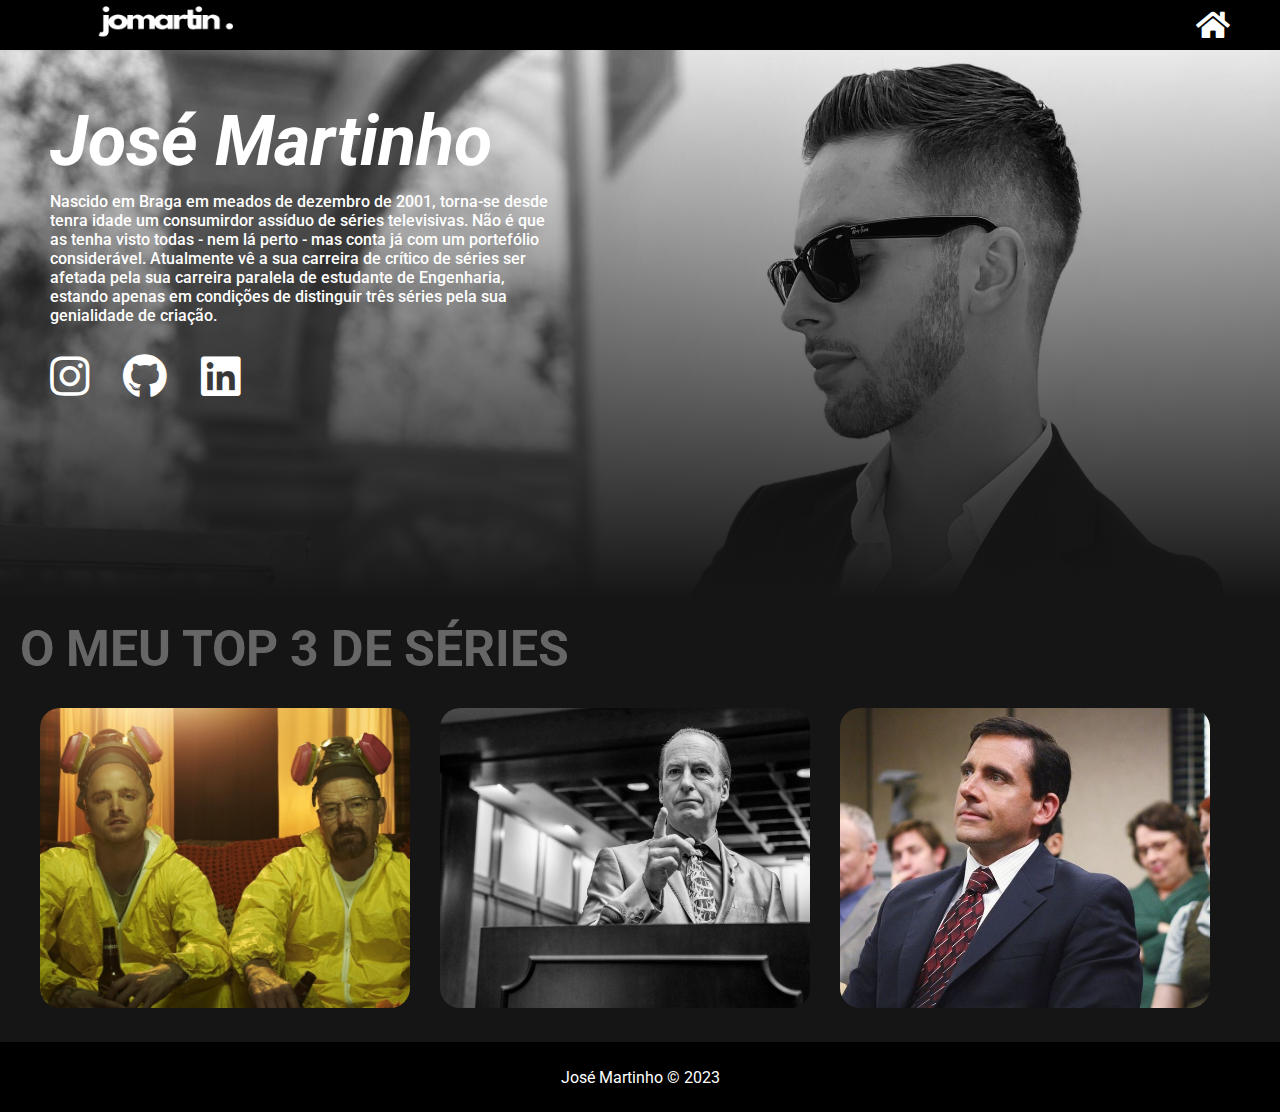
<file: index.html>
<!DOCTYPE html>
<html lang="en">
  <head>
    <meta charset="UTF-8" />
    <meta http-equiv="X-UA-Compatible" content="IE=edge" />
    <meta name="viewport" content="width=device-width, initial-scale=1.0" />
    <link rel="stylesheet" href="style.css" />
    <link
      href="https://fonts.googleapis.com/css2?family=Roboto:wght@100;300;400;500;700;900&family=Sen:wght@400;700;800&display=swap"
      rel="stylesheet"
    />
    <link
      rel="stylesheet"
      href="https://cdnjs.cloudflare.com/ajax/libs/font-awesome/5.15.2/css/all.min.css"
    />

    <link rel="icon" href="fotos/jlogo.png" />

    <title>jomartin.</title>
  </head>

  <body>
    <div class="topbar">
      <div class="topbar-container">
        <div class="logo-container">
          <img class="topbar-logo" src="fotos/jomartin.png" alt="logo" />
        </div>
        <div class="navigation-container">
          <a href="index.html">
            <i class="fas fa-home" style="color: white; font-size: 30px"></i>
          </a>
        </div>
      </div>
    </div>

    <div class="container">
      <div class="content-container">
        <div
          class="cover-content"
          style="
            background: linear-gradient(to bottom, rgba(0, 0, 0, 0), #151515),
              url('fotos/capa2.jpg');
            background-size: cover;
          "
        >
          <h1 class="cover-title">José Martinho</h1>
          <p class="cover-desc">
            Nascido em Braga em meados de dezembro de 2001, torna-se desde tenra
            idade um consumirdor assíduo de séries televisivas. Não é que as
            tenha visto todas - nem lá perto - mas conta já com um portefólio
            considerável. Atualmente vê a sua carreira de crítico de séries ser
            afetada pela sua carreira paralela de estudante de Engenharia,
            estando apenas em condições de distinguir três séries pela sua
            genialidade de criação.
          </p>
          <br />
          <a href="https://www.instagram.com/zemartinho12/"
            ><i class="left-menu-icon fab fa-instagram"></i
          ></a>
          <a href="https://github.com/josemartinho12"
            ><i class="left-menu-icon fab fa-github"></i
          ></a>
          <a href="https://www.linkedin.com/in/josemartinho12/"
            ><i class="left-menu-icon fab fa-linkedin"></i
          ></a>
        </div>
        <h1 class="series-list-title">O MEU TOP 3 DE SÉRIES</h1>
        <div class="series-list">
          <div class="series-list-item">
            <img
              class="series-list-item-img"
              src="fotos/walterJesse.jpeg"
              alt=""
            />
            <span class="series-list-item-title">Breaking Bad</span>
            <p class="series-list-item-desc">
              A transformação de um professor de química de meia-idade num
              poderoso traficante de droga enquanto enfrenta as consequências
              das suas escolhas num mundo perigoso e implacável.
            </p>
            <a href="bb.html">
              <button class="series-list-item-button">Saber mais</button>
            </a>
          </div>
          <div class="series-list-item">
            <img
              class="series-list-item-img"
              src="fotos/saulGoodman.webp"
              alt=""
            />
            <span class="series-list-item-title">Better Call Saul</span>
            <p class="series-list-item-desc">
              A história de origem do advogado astuto e carismático Saul Goodman
              antes dos eventos de "Breaking Bad".
            </p>
            <a href="bcs.html">
              <button class="series-list-item-button">Saber mais</button>
            </a>
          </div>
          <div class="series-list-item">
            <img class="series-list-item-img" src="fotos/michael2.jpg" alt="" />
            <span class="series-list-item-title">The Office</span>
            <p class="series-list-item-desc">
              O cotidiano de um grupo de funcionários de uma empresa de papel na
              Pensilvânia, apresentando situações cômicas e personagens
              excêntricos.
            </p>
            <a href="office.html">
              <button class="series-list-item-button">Saber mais</button>
            </a>
          </div>
        </div>
      </div>
    </div>
    <footer>
      <p>José Martinho &copy; 2023</p>
    </footer>
  </body>
</html>
</file>
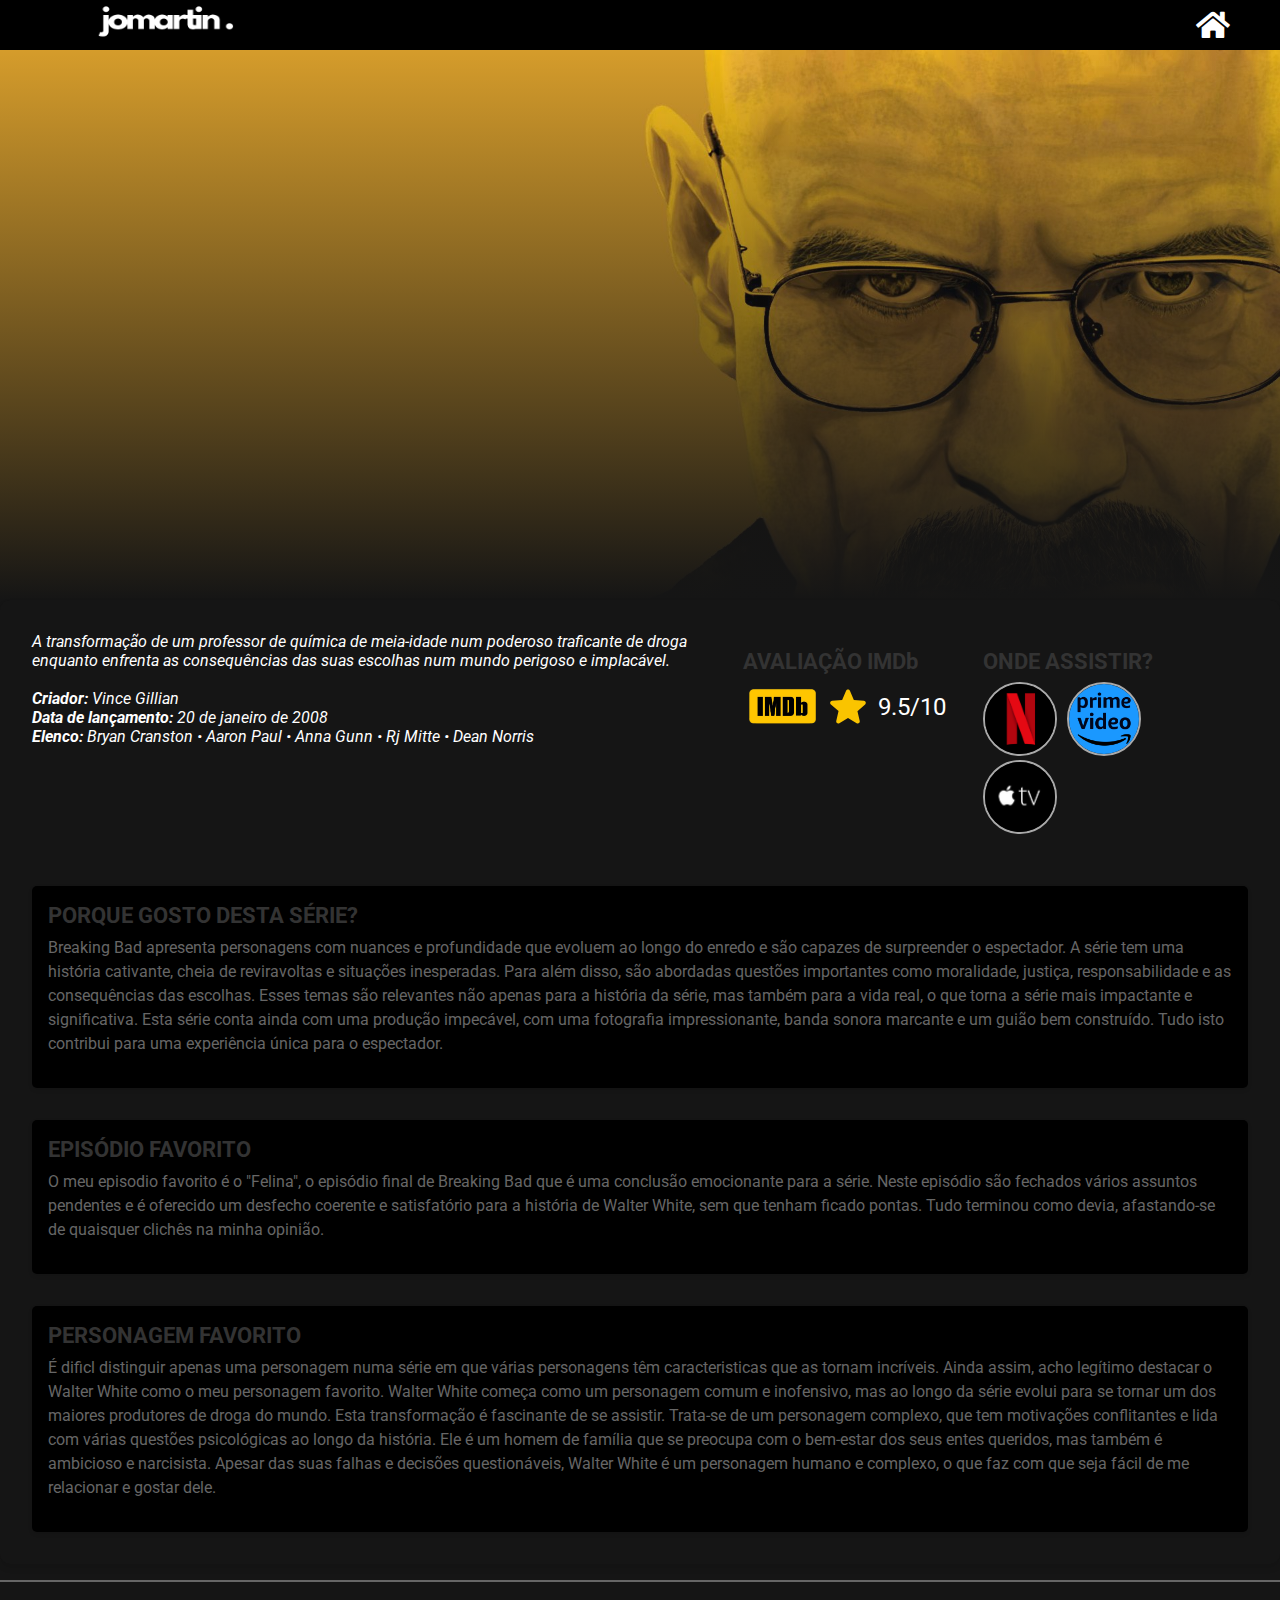
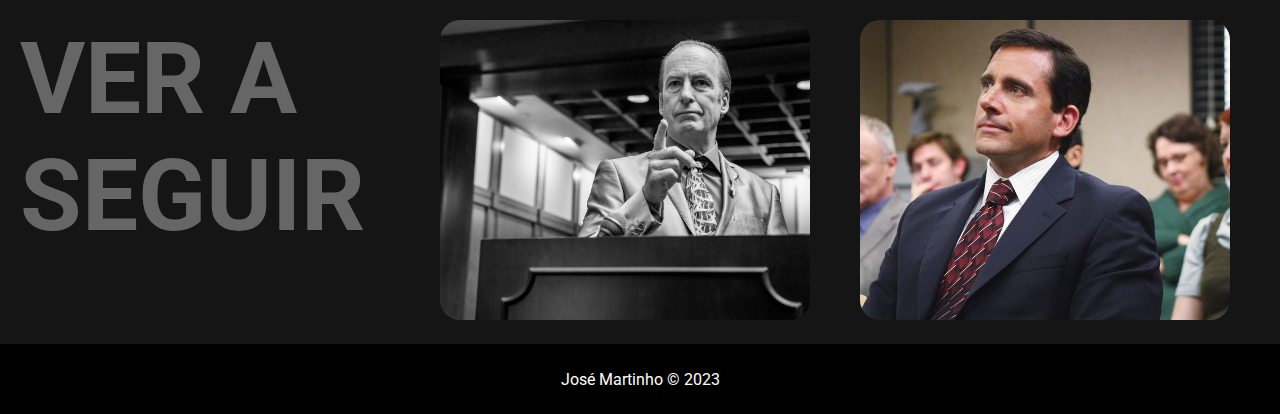
<file: bb.html>
<!DOCTYPE html>
<html lang="en">
  <head>
    <meta charset="UTF-8" />
    <meta http-equiv="X-UA-Compatible" content="IE=edge" />
    <meta name="viewport" content="width=device-width, initial-scale=1.0" />
    <link rel="stylesheet" href="style.css" />
    <link
      href="https://fonts.googleapis.com/css2?family=Roboto:wght@100;300;400;500;700;900&family=Sen:wght@400;700;800&display=swap"
      rel="stylesheet"
    />
    <link
      rel="stylesheet"
      href="https://cdnjs.cloudflare.com/ajax/libs/font-awesome/5.15.2/css/all.min.css"
    />
    <link rel="icon" href="fotos/jlogo.png" />

    <title>jomartin.</title>
  </head>

  <body>
    <div class="topbar">
      <div class="topbar-container">
        <div class="logo-container">
          <img class="topbar-logo" src="fotos/jomartin.png" alt="logo" />
        </div>
        <div class="navigation-container">
          <a href="index.html">
            <i class="fas fa-home" style="color: white; font-size: 30px"></i>
          </a>
        </div>
      </div>
    </div>

    <div class="container">
      <div class="content-container" style="align-items: center">
        <div
          class="cover-content"
          style="
            background: linear-gradient(to bottom, rgba(0, 0, 0, 0), #151515),
              url('fotos/wwhitecover.jpg');
            background-size: cover;
          "
        >
          <iframe
            class="trailer-box"
            width="560"
            height="315"
            src="https://www.youtube.com/embed/HhesaQXLuRY"
            title="Breaking Bad - Trailer"
            frameborder="0"
            allowfullscreen
          ></iframe>
        </div>
        <div class="series-info">
          <div class="main-container">
            <div class="series-description">
              A transformação de um professor de química de meia-idade num
              poderoso traficante de droga enquanto enfrenta as consequências
              das suas escolhas num mundo perigoso e implacável.
              <br />
              <br />
              <b>Criador:</b> Vince Gillian
              <br />
              <b>Data de lançamento:</b> 20 de janeiro de 2008
              <br />
              <b>Elenco:</b> Bryan Cranston &bull; Aaron Paul &bull; Anna Gunn
              &bull; Rj Mitte &bull; Dean Norris
            </div>

            <div class="info-container">
              <div class="series-rating">
                <h1 class="topic-title">AVALIAÇÃO IMDb</h1>
                <div class="imdb-rating">
                  <img
                    src="fotos/imdb.png"
                    alt="IMDb Icon"
                    style="width: 80px; height: 50px"
                  />
                  <svg
                    class="star-icon"
                    xmlns="http://www.w3.org/2000/svg"
                    viewBox="0 0 24 24"
                    role="presentation"
                  >
                    <path
                      d="M12 17.27l4.15 2.51c.76.46 1.69-.22 1.49-1.08l-1.1-4.72 3.67-3.18c.67-.58.31-1.68-.57-1.75l-4.83-.41-1.89-4.46c-.34-.81-1.5-.81-1.84 0L9.19 8.63l-4.83.41c-.88.07-1.24 1.17-.57 1.75l3.67 3.18-1.1 4.72c-.2.86.73 1.54 1.49 1.08l4.15-2.5z"
                    ></path>
                  </svg>
                  <span class="rating-text">9.5/10</span>
                </div>
              </div>

              <div class="streaming-plataforms">
                <h1 class="topic-title">ONDE ASSISTIR?</h1>
                <div class="streaming-logos">
                  <a href="https://www.netflix.com/">
                    <img
                    src="fotos/netflixlogo.jpeg"
                    alt="Netflix Logo"
                    class="streaming-logo"
                    />
                  </a>
                  
                  <a href="https://www.primevideo.com/">
                     <img
                    src="fotos/primelogo.png"
                    alt="Amazon Prime Video Logo"
                    class="streaming-logo"
                    />
                  </a>
                  <a href="https://tv.apple.com/">
                    <img
                    src="fotos/applelogo.webp"
                    alt="iTunes Logo"
                    class="streaming-logo"
                    />
                  </a>
                </div>
              </div>
            </div>
          </div>
          <div class="series-opinion">
            <h1 class="topic-title">PORQUE GOSTO DESTA SÉRIE?</h1>
            <p>
              Breaking Bad apresenta personagens com nuances e profundidade que
              evoluem ao longo do enredo e são capazes de surpreender o
              espectador. A série tem uma história cativante, cheia de
              reviravoltas e situações inesperadas. Para além disso, são
              abordadas questões importantes como moralidade, justiça,
              responsabilidade e as consequências das escolhas. Esses temas são
              relevantes não apenas para a história da série, mas também para a
              vida real, o que torna a série mais impactante e significativa.
              Esta série conta ainda com uma produção impecável, com uma
              fotografia impressionante, banda sonora marcante e um guião bem
              construído. Tudo isto contribui para uma experiência única para o
              espectador.
            </p>
          </div>

          <div class="favorite-episode">
            <h1 class="topic-title">EPISÓDIO FAVORITO</h1>
            <p>
              O meu episodio favorito é o "Felina", o episódio final de Breaking
              Bad que é uma conclusão emocionante para a série. Neste episódio
              são fechados vários assuntos pendentes e é oferecido um desfecho
              coerente e satisfatório para a história de Walter White, sem que
              tenham ficado pontas. Tudo terminou como devia, afastando-se de
              quaisquer clichês na minha opinião.
            </p>
          </div>

          <div class="favorite-charater">
            <h1 class="topic-title">PERSONAGEM FAVORITO</h1>
            <p>
              É dificl distinguir apenas uma personagem numa série em que várias
              personagens têm caracteristicas que as tornam incríveis. Ainda
              assim, acho legítimo destacar o Walter White como o meu personagem
              favorito. Walter White começa como um personagem comum e
              inofensivo, mas ao longo da série evolui para se tornar um dos
              maiores produtores de droga do mundo. Esta transformação é
              fascinante de se assistir. Trata-se de um personagem complexo, que
              tem motivações conflitantes e lida com várias questões
              psicológicas ao longo da história. Ele é um homem de família que
              se preocupa com o bem-estar dos seus entes queridos, mas também é
              ambicioso e narcisista. Apesar das suas falhas e decisões
              questionáveis, Walter White é um personagem humano e complexo, o
              que faz com que seja fácil de me relacionar e gostar dele.
            </p>
          </div>
        </div>
      </div>
    <hr>
      <div class="sugested-conteiner">
        <h2 class="sugested-series-title">VER A SEGUIR</h2>

      <div class="sugested-series">
        <div class="series-list-item">
          <img
            class="series-list-item-img"
            src="fotos/saulGoodman.webp"
            alt=""
          />
          <span class="series-list-item-title">Better Call Saul</span>
          <p class="series-list-item-desc">
            A história de origem do advogado astuto e carismático Saul Goodman
            antes dos eventos de "Breaking Bad".
          </p>
          <a href="bcs.html">
            <button class="series-list-item-button">Saber mais</button>
          </a>
        </div>
        <div class="series-list-item">
          <img class="series-list-item-img" src="fotos/michael2.jpg" alt="" />
          <span class="series-list-item-title">The Office</span>
          <p class="series-list-item-desc">
            O cotidiano de um grupo de funcionários de uma empresa de papel na
            Pensilvânia, apresentando situações cômicas e personagens
            excêntricos.
          </p>
          <a href="office.html">
            <button class="series-list-item-button">Saber mais</button>
          </a>
        </div>
      </div>
    </div>
    <footer>
      <p>José Martinho &copy; 2023</p>
    </footer>
  </body>
</html>
</file>
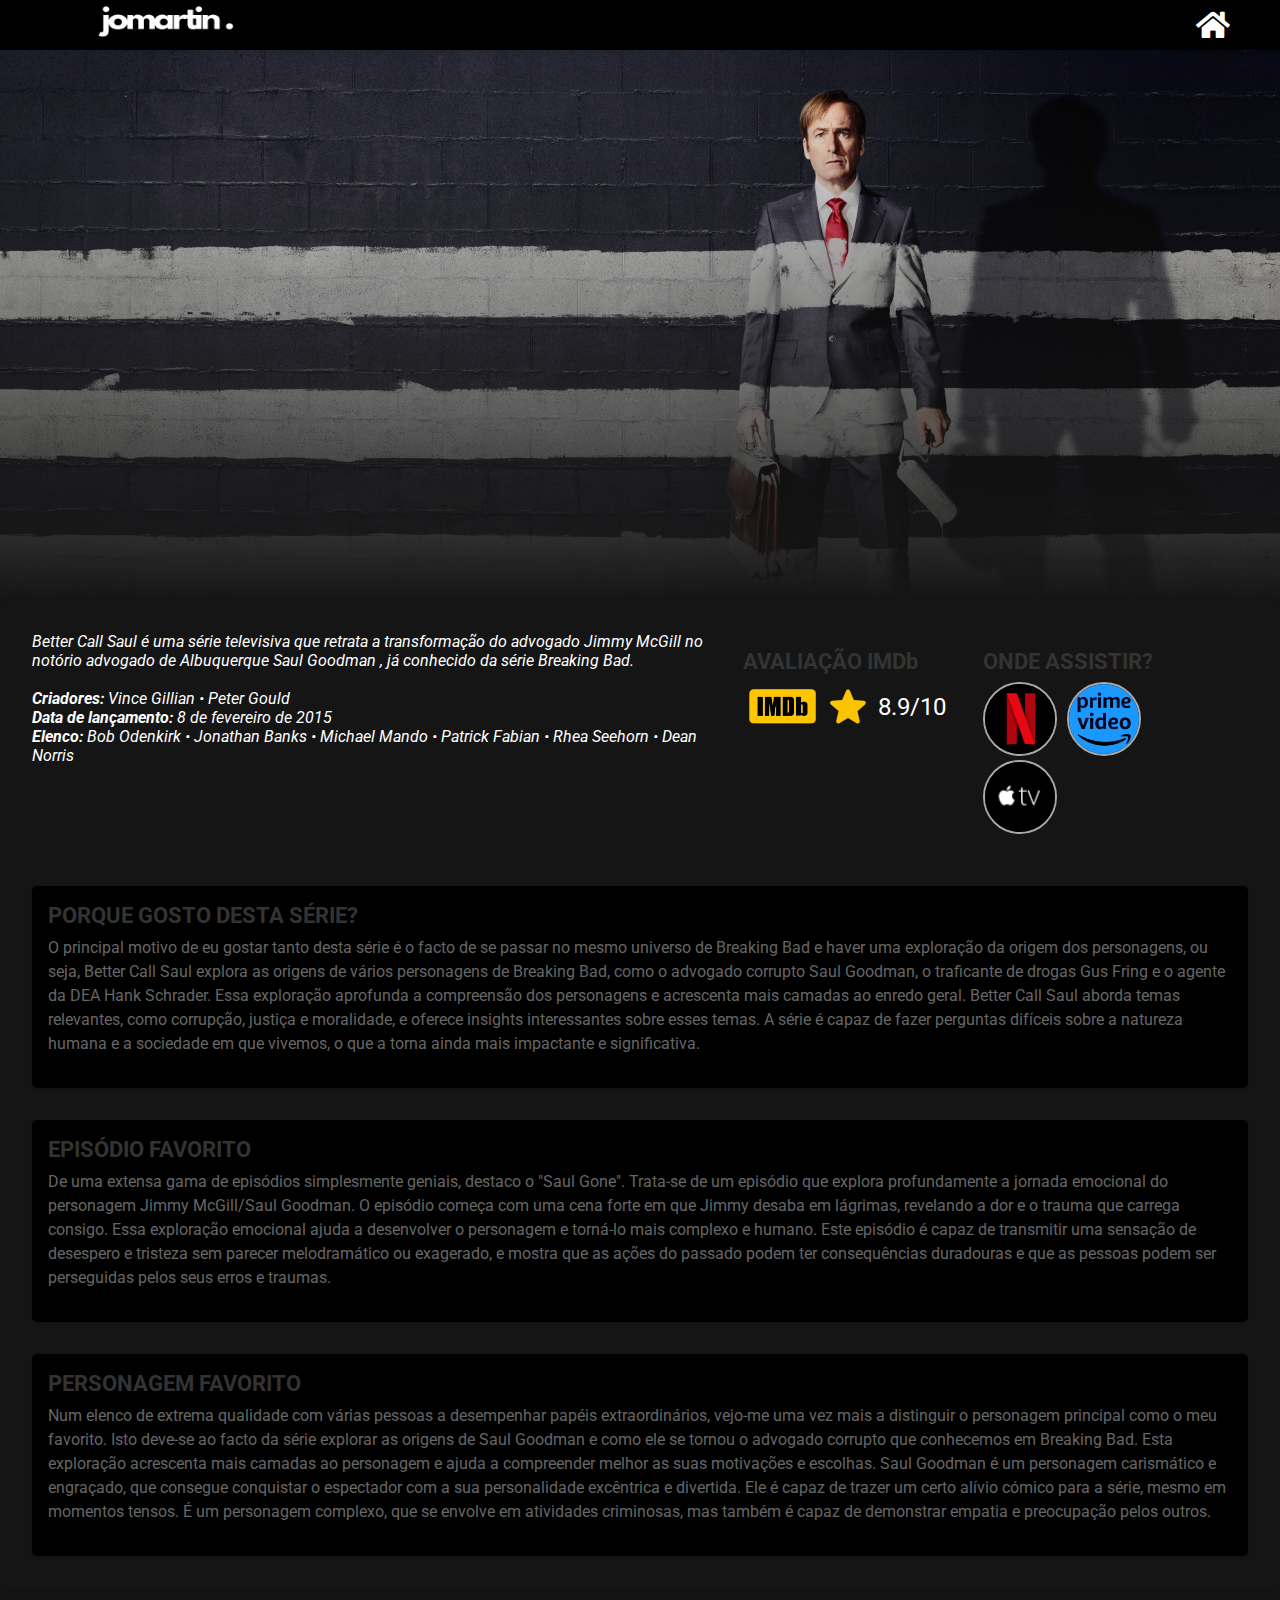
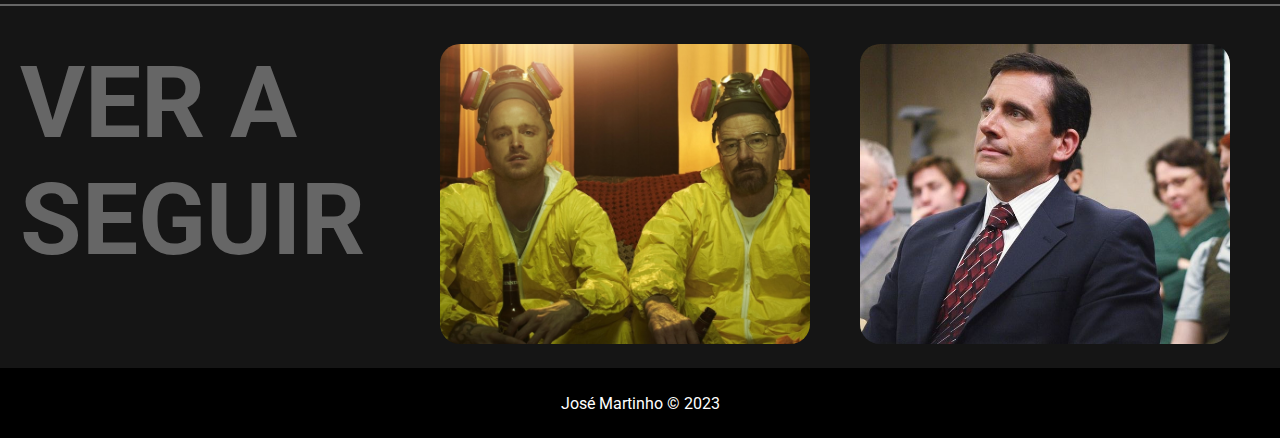
<file: bcs.html>
<!DOCTYPE html>
<html lang="en">
  <head>
    <meta charset="UTF-8" />
    <meta http-equiv="X-UA-Compatible" content="IE=edge" />
    <meta name="viewport" content="width=device-width, initial-scale=1.0" />
    <link rel="stylesheet" href="style.css" />
    <link
      href="https://fonts.googleapis.com/css2?family=Roboto:wght@100;300;400;500;700;900&family=Sen:wght@400;700;800&display=swap"
      rel="stylesheet"
    />
    <link
      rel="stylesheet"
      href="https://cdnjs.cloudflare.com/ajax/libs/font-awesome/5.15.2/css/all.min.css"
    />
    <link rel="icon" href="fotos/jlogo.png" />

    <title>jomartin.</title>
  </head>

  <body>
    <div class="topbar">
        <div class="topbar-container">
          <div class="logo-container">
            <img class="topbar-logo" src="fotos/jomartin.png" alt="logo" />
          </div>
          <div class="navigation-container">
            <a href="index.html">
              <i class="fas fa-home" style="color: white; font-size: 30px"></i>
            </a>
          </div>
        </div>
      </div>

    <div class="container">
      <div class="content-container" style="align-items: center">
        <div
          class="cover-content"
          style="
            background: linear-gradient(to bottom, rgba(0, 0, 0, 0), #151515),
              url('fotos/bettercallsaulcover.jpg');
            background-size: cover;
          "
        >
          <iframe
            class="trailer-box"
            width="560"
            height="315"
            src="https://www.youtube.com/embed/HN4oydykJFc"
            title="Breaking Bad - Trailer"
            frameborder="0"
            allowfullscreen
          ></iframe>
        </div>
        <div class="series-info">
          <div class="main-container">
            <div class="series-description">
                Better Call Saul é uma série televisiva que retrata a transformação 
                do advogado Jimmy McGill no notório advogado de Albuquerque Saul Goodman
                , já conhecido da série Breaking Bad.
              <br />
              <br />
              <b>Criadores:</b> Vince Gillian &bull; Peter Gould
              <br />
              <b>Data de lançamento:</b> 8 de fevereiro de 2015
              <br />
              <b>Elenco:</b> Bob Odenkirk &bull; Jonathan Banks &bull; Michael Mando &bull;
               Patrick Fabian &bull; Rhea Seehorn &bull; Dean Norris
            </div>

            <div class="info-container">
              <div class="series-rating">
                <h1 class="topic-title">AVALIAÇÃO IMDb</h1>
                <div class="imdb-rating">
                  <img
                    src="fotos/imdb.png"
                    alt="IMDb Icon"
                    style="width: 80px; height: 50px"
                  />
                  <svg
                    class="star-icon"
                    xmlns="http://www.w3.org/2000/svg"
                    viewBox="0 0 24 24"
                    role="presentation"
                  >
                    <path
                      d="M12 17.27l4.15 2.51c.76.46 1.69-.22 1.49-1.08l-1.1-4.72 3.67-3.18c.67-.58.31-1.68-.57-1.75l-4.83-.41-1.89-4.46c-.34-.81-1.5-.81-1.84 0L9.19 8.63l-4.83.41c-.88.07-1.24 1.17-.57 1.75l3.67 3.18-1.1 4.72c-.2.86.73 1.54 1.49 1.08l4.15-2.5z"
                    ></path>
                  </svg>
                  <span class="rating-text">8.9/10</span>
                </div>
              </div>

              <div class="streaming-plataforms">
                <h1 class="topic-title">ONDE ASSISTIR?</h1>
                <div class="streaming-logos">
                  <a href="https://www.netflix.com/">
                    <img
                    src="fotos/netflixlogo.jpeg"
                    alt="Netflix Logo"
                    class="streaming-logo"
                    />
                  </a>
                  
                  <a href="https://www.primevideo.com/">
                     <img
                    src="fotos/primelogo.png"
                    alt="Amazon Prime Video Logo"
                    class="streaming-logo"
                    />
                  </a>
                  <a href="https://tv.apple.com/">
                    <img
                    src="fotos/applelogo.webp"
                    alt="iTunes Logo"
                    class="streaming-logo"
                    />
                  </a>
                </div>
              </div>
            </div>
          </div>
          <div class="series-opinion">
            <h1 class="topic-title">PORQUE GOSTO DESTA SÉRIE?</h1>
            <p>
                O principal motivo de eu gostar tanto desta série é o facto de se passar
                no mesmo universo de Breaking Bad e haver uma exploração da origem dos personagens,
                ou seja, Better Call Saul explora as origens de vários personagens de Breaking Bad,
                como o advogado corrupto Saul Goodman, o traficante de drogas Gus Fring e o agente
                da DEA Hank Schrader. Essa exploração aprofunda a compreensão dos personagens e acrescenta
                mais camadas ao enredo geral.
                Better Call Saul aborda temas relevantes, como corrupção, justiça e moralidade, e oferece
                insights interessantes sobre esses temas. A série é capaz de fazer perguntas difíceis sobre
                a natureza humana e a sociedade em que vivemos, o que a torna ainda mais impactante e 
                significativa.
            </p>
          </div>

          <div class="favorite-episode">
            <h1 class="topic-title">EPISÓDIO FAVORITO</h1>
            <p>
                De uma extensa gama de episódios simplesmente geniais, destaco o "Saul Gone". Trata-se de um
                episódio que explora profundamente a jornada emocional do personagem Jimmy McGill/Saul Goodman. 
                O episódio começa com uma cena forte em que Jimmy desaba em lágrimas, revelando a dor e o 
                trauma que carrega consigo. Essa exploração emocional ajuda a desenvolver o personagem e 
                torná-lo mais complexo e humano. Este episódio é capaz de transmitir uma sensação de desespero 
                e tristeza sem parecer melodramático ou exagerado, e mostra que as ações do passado podem ter 
                consequências duradouras e que as pessoas podem ser perseguidas pelos seus erros e traumas.
            </p>
          </div>

          <div class="favorite-charater">
            <h1 class="topic-title">PERSONAGEM FAVORITO</h1>
            <p>
                Num elenco de extrema qualidade com várias pessoas a desempenhar papéis extraordinários, 
                vejo-me uma vez mais a distinguir o personagem principal como o meu favorito. Isto 
                deve-se ao facto da série explorar as origens de Saul Goodman e como ele se tornou 
                o advogado corrupto que conhecemos em Breaking Bad. Esta exploração acrescenta mais camadas 
                ao personagem e ajuda a compreender melhor as suas motivações e escolhas. 
                Saul Goodman é um personagem carismático e engraçado, que consegue conquistar o espectador 
                com a sua personalidade excêntrica e divertida. Ele é capaz de trazer um certo alívio cómico 
                para a série, mesmo em momentos tensos. É um personagem complexo, que se envolve em atividades 
                criminosas, mas também é capaz de demonstrar empatia e preocupação pelos outros.
            </p>
          </div>
        </div>
      </div>
    <hr>
      <div class="sugested-conteiner">
        <h2 class="sugested-series-title">VER A SEGUIR</h2>

      <div class="sugested-series">
        <div class="series-list-item">
            <img
              class="series-list-item-img"
              src="fotos/walterJesse.jpeg"
              alt=""
            />
            <span class="series-list-item-title">Breaking Bad</span>
            <p class="series-list-item-desc">
              A transformação de um professor de química de meia-idade num
              poderoso traficante de droga enquanto enfrenta as consequências
              das suas escolhas num mundo perigoso e implacável.
            </p>
            <a href="bb.html">
                <button class="series-list-item-button">Saber mais</button>
              </a>
          </div>
        <div class="series-list-item">
          <img class="series-list-item-img" src="fotos/michael2.jpg" alt="" />
          <span class="series-list-item-title">The Office</span>
          <p class="series-list-item-desc">
            O cotidiano de um grupo de funcionários de uma empresa de papel na
            Pensilvânia, apresentando situações cômicas e personagens
            excêntricos.
          </p>
          <a href="office.html">
            <button class="series-list-item-button">Saber mais</button>
          </a>
        </div>
      </div>
    </div>
    <footer>
      <p>José Martinho &copy; 2023</p>
    </footer>
  </body>
</html>
</file>
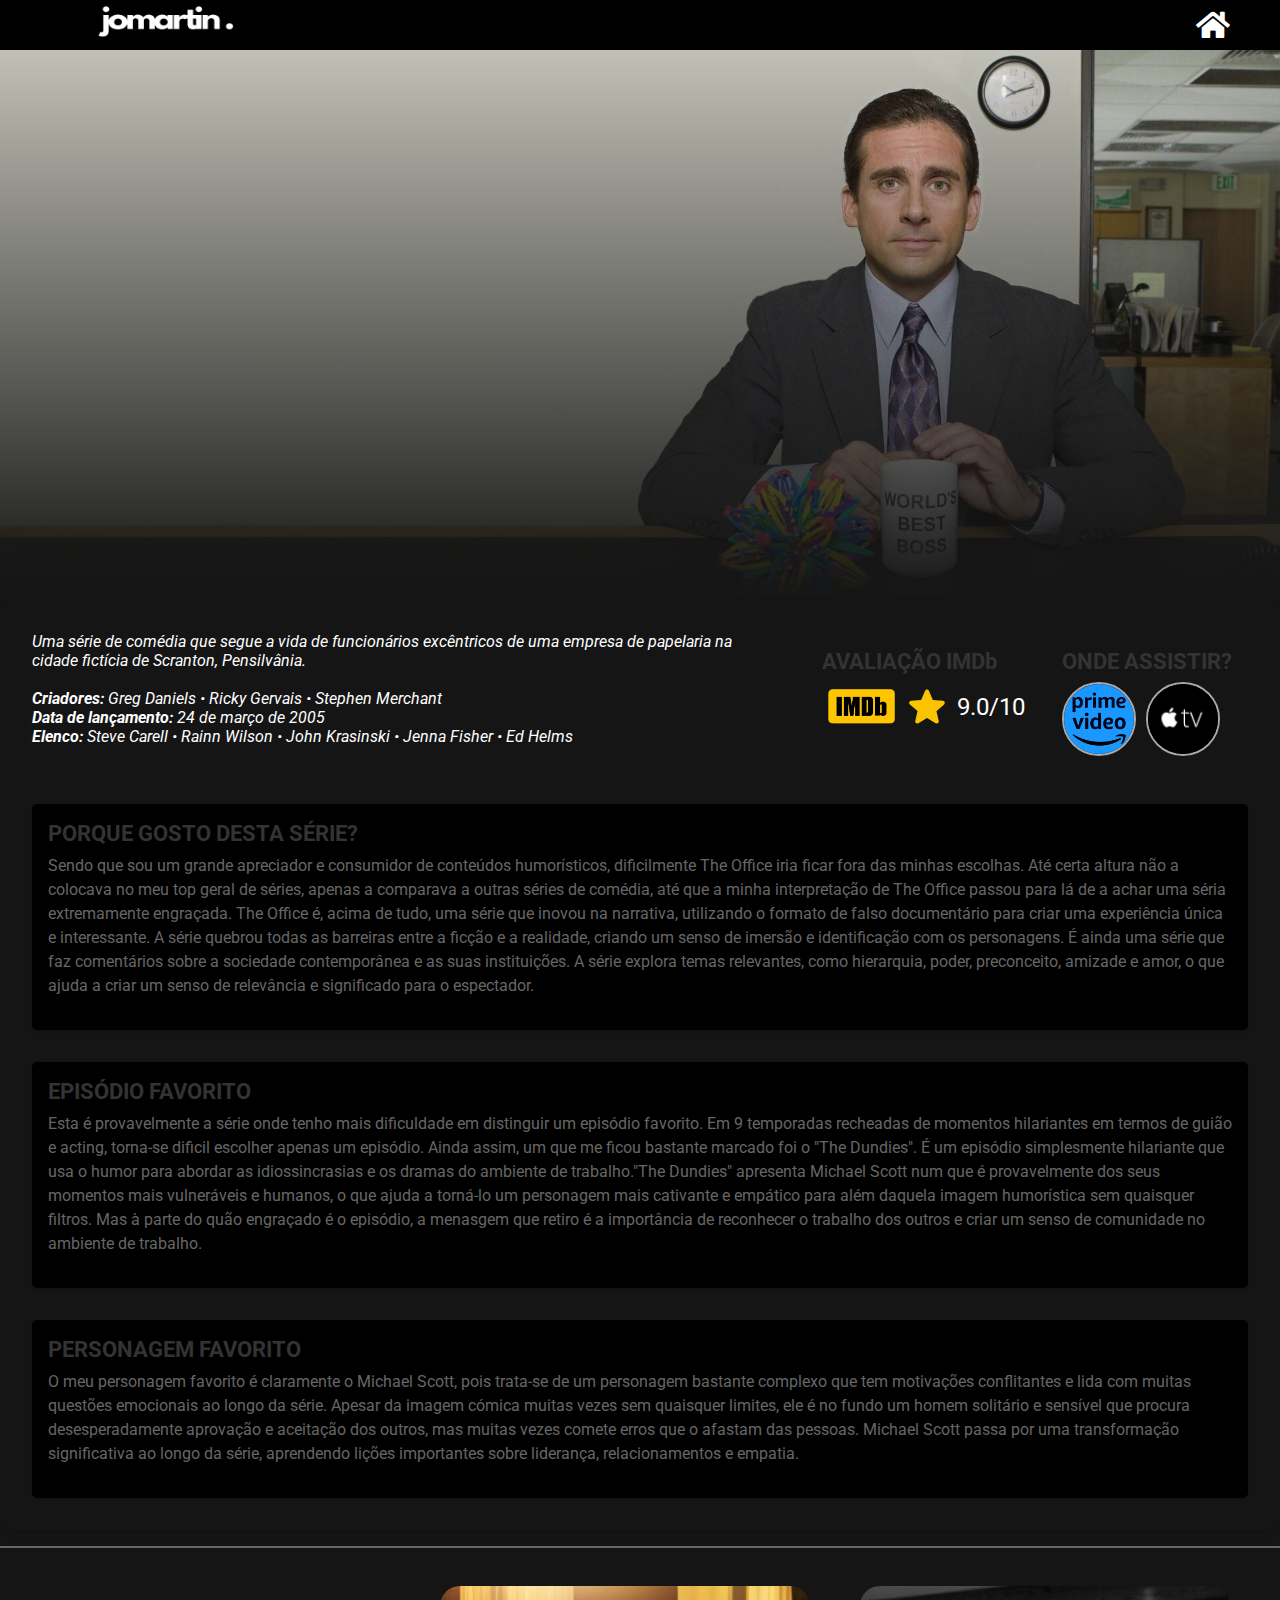
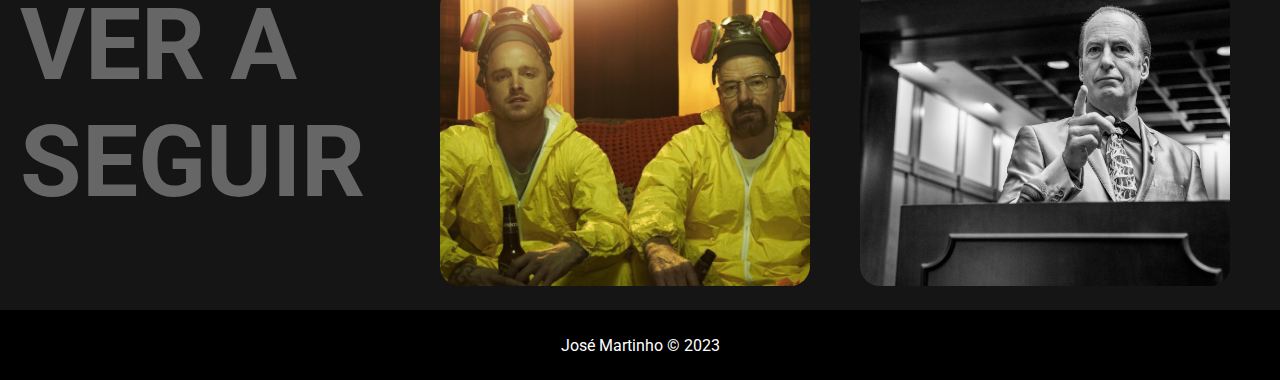
<file: office.html>
<!DOCTYPE html>
<html lang="en">
  <head>
    <meta charset="UTF-8" />
    <meta http-equiv="X-UA-Compatible" content="IE=edge" />
    <meta name="viewport" content="width=device-width, initial-scale=1.0" />
    <link rel="stylesheet" href="style.css" />
    <link
      href="https://fonts.googleapis.com/css2?family=Roboto:wght@100;300;400;500;700;900&family=Sen:wght@400;700;800&display=swap"
      rel="stylesheet"
    />
    <link
      rel="stylesheet"
      href="https://cdnjs.cloudflare.com/ajax/libs/font-awesome/5.15.2/css/all.min.css"
    />
    
    <link rel="icon" href="fotos/jlogo.png" />

    <title>jomartin.</title>
  </head>

  <body>
    <div class="topbar">
        <div class="topbar-container">
          <div class="logo-container">
            <img class="topbar-logo" src="fotos/jomartin.png" alt="logo" />
          </div>
          <div class="navigation-container">
            <a href="index.html">
              <i class="fas fa-home" style="color: white; font-size: 30px"></i>
            </a>
          </div>
        </div>
      </div>

    <div class="container">
      <div class="content-container" style="align-items: center">
        <div
          class="cover-content"
          style="
            background: linear-gradient(to bottom, rgba(0, 0, 0, 0), #151515),
              url('fotos/michael.jpg');
            background-size: cover;
          "
        >
          <iframe
            class="trailer-box"
            width="560"
            height="315"
            src="https://www.youtube.com/embed/tNcDHWpselE"
            title="Breaking Bad - Trailer"
            frameborder="0"
            allowfullscreen
          ></iframe>
        </div>
        <div class="series-info">
          <div class="main-container">
            <div class="series-description">
                Uma série de comédia que segue a vida de funcionários 
                excêntricos de uma empresa de papelaria na cidade fictícia de Scranton, Pensilvânia.
              <br />
              <br />
              <b>Criadores:</b> Greg Daniels &bull; Ricky Gervais &bull; Stephen Merchant
              <br />
              <b>Data de lançamento:</b> 24 de março de 2005
              <br />
              <b>Elenco:</b> Steve Carell &bull; Rainn Wilson &bull; John Krasinski &bull;
               Jenna Fisher &bull; Ed Helms
            </div>

            <div class="info-container">
              <div class="series-rating">
                <h1 class="topic-title">AVALIAÇÃO IMDb</h1>
                <div class="imdb-rating">
                  <img
                    src="fotos/imdb.png"
                    alt="IMDb Icon"
                    style="width: 80px; height: 50px"
                  />
                  <svg
                    class="star-icon"
                    xmlns="http://www.w3.org/2000/svg"
                    viewBox="0 0 24 24"
                    role="presentation"
                  >
                    <path
                      d="M12 17.27l4.15 2.51c.76.46 1.69-.22 1.49-1.08l-1.1-4.72 3.67-3.18c.67-.58.31-1.68-.57-1.75l-4.83-.41-1.89-4.46c-.34-.81-1.5-.81-1.84 0L9.19 8.63l-4.83.41c-.88.07-1.24 1.17-.57 1.75l3.67 3.18-1.1 4.72c-.2.86.73 1.54 1.49 1.08l4.15-2.5z"
                    ></path>
                  </svg>
                  <span class="rating-text">9.0/10</span>
                </div>
              </div>

              <div class="streaming-plataforms">
                <h1 class="topic-title">ONDE ASSISTIR?</h1>
                <div class="streaming-logos">
                  <img
                    src="fotos/primelogo.png"
                    alt="Amazon Prime Video Logo"
                    class="streaming-logo"
                  />
                  <img
                    src="fotos/applelogo.webp"
                    alt="iTunes Logo"
                    class="streaming-logo"
                  />
                </div>
              </div>
            </div>
          </div>
          <div class="series-opinion">
            <h1 class="topic-title">PORQUE GOSTO DESTA SÉRIE?</h1>
            <p>
              Sendo que sou um grande apreciador e consumidor de conteúdos humorísticos, dificilmente 
              The Office iria ficar fora das minhas escolhas. Até certa altura não a colocava no meu 
              top geral de séries, apenas a comparava a outras séries de comédia, até que a minha 
              interpretação de The Office passou para lá de a achar uma séria extremamente engraçada. 
              The Office é, acima de tudo, uma série que inovou na narrativa, utilizando o formato de 
              falso documentário para criar uma experiência única e interessante. A série quebrou todas 
              as barreiras entre a ficção e a realidade, criando um senso de imersão e identificação com 
              os personagens. É ainda uma série que faz comentários sobre a sociedade contemporânea e as 
              suas instituições. A série explora temas relevantes, como hierarquia, poder, preconceito, 
              amizade e amor, o que ajuda a criar um senso de relevância e significado para o espectador.
            </p>
          </div>

          <div class="favorite-episode">
            <h1 class="topic-title">EPISÓDIO FAVORITO</h1>
            <p>
              Esta é provavelmente a série onde tenho mais dificuldade em distinguir um episódio favorito. 
              Em 9 temporadas recheadas de momentos hilariantes em termos de guião e acting, torna-se dificil 
              escolher apenas um episódio. Ainda assim, um que me ficou bastante marcado foi o "The Dundies". 
              É um episódio simplesmente hilariante que usa o humor para abordar as idiossincrasias e os 
              dramas do ambiente de trabalho."The Dundies" apresenta Michael Scott num que é provavelmente 
              dos seus momentos mais vulneráveis e humanos, o que ajuda a torná-lo um personagem mais cativante 
              e empático para além daquela imagem humorística sem quaisquer filtros. Mas à parte do quão engraçado
              é o episódio, a menasgem que retiro é a importância de reconhecer o trabalho dos outros e criar 
              um senso de comunidade no ambiente de trabalho. 
            </p>
          </div>

          <div class="favorite-charater">
            <h1 class="topic-title">PERSONAGEM FAVORITO</h1>
            <p>
              O meu personagem favorito é claramente o Michael Scott, pois trata-se de um personagem bastante 
              complexo que tem motivações conflitantes e lida com muitas questões emocionais ao longo da série. 
              Apesar da imagem cómica muitas vezes sem quaisquer limites, ele é no fundo um homem solitário e 
              sensível que procura desesperadamente aprovação e aceitação dos outros, mas muitas vezes comete 
              erros que o afastam das pessoas. Michael Scott passa por uma transformação significativa ao longo 
              da série, aprendendo lições importantes sobre liderança, relacionamentos e empatia. 
            </p>
          </div>
        </div>
      </div>
    <hr>
      <div class="sugested-conteiner">
        <h2 class="sugested-series-title">VER A SEGUIR</h2>

      <div class="sugested-series">
        <div class="series-list-item">
            <img
              class="series-list-item-img"
              src="fotos/walterJesse.jpeg"
              alt=""
            />
            <span class="series-list-item-title">Breaking Bad</span>
            <p class="series-list-item-desc">
              A transformação de um professor de química de meia-idade num
              poderoso traficante de droga enquanto enfrenta as consequências
              das suas escolhas num mundo perigoso e implacável.
            </p>
            <a href="bb.html">
                <button class="series-list-item-button">Saber mais</button>
              </a>
          </div>
          <div class="series-list-item">
            <img
              class="series-list-item-img"
              src="fotos/saulGoodman.webp"
              alt=""
            />
            <span class="series-list-item-title">Better Call Saul</span>
            <p class="series-list-item-desc">
              A história de origem do advogado astuto e carismático Saul Goodman
              antes dos eventos de "Breaking Bad".
            </p>
            <a href="bcs.html">
                <button class="series-list-item-button">Saber mais</button>
              </a>
          </div>
      </div>
    </div>
    <footer>
      <p>José Martinho &copy; 2023</p>
    </footer>
  </body>
</html>
</file>
<file: style.css>
* {
  margin: 0;
}

body {
  font-family: "Roboto", sans-serif;
}

hr {
  display: block;
  height: 2px;
  border: 0;
  border-top: 2px solid #666;
  margin: 1em 0;
  padding: 0;
}

.topbar {
  width: 100%;
  height: 50px;
  background-color: black;
  position: sticky;
  top: 0;
}

.topbar-container {
  display: flex;
  align-items: center;
  padding: 0 50px;
  height: 100%;
  color: white;
  font-family: "Sen", sans-serif;
}

.navigation-container {
  display: flex;
  align-items: center;
}
.topbar-logo {
  width: 230px;
  height: 200px;
}

.sidebar {
  width: 50px;
  height: 100%;
  background-color: black;
  position: fixed;
  top: 0;
  display: flex;
  flex-direction: column;
  align-items: center;
  padding-top: 60px;
}

.left-menu-icon {
  color: white;
  font-size: 45px;
  margin-right: 30px;
  align-items: flex-end;
}

.logo-container {
  flex: 1;
}

.logo {
  font-size: 30px;
  color: #4dbf00;
}

.menu-container {
  flex: 6;
}

.menu-list {
  display: flex;
  list-style: none;
}

.menu-list-item {
  margin-right: 30px;
}

.menu-list-item.active {
  font-weight: bold;
}
.cover-container {
  flex: 2;
  display: flex;
  align-items: center;
  justify-content: flex-end;
}

.cover-text-container {
  margin: 0 20px;
}

.container {
  background-color: #151515;
  color: white;
}

.cover-content {
  height: 50vh;
  padding: 50px;
}

.cover-title {
  width: 500px;
  font-size: 70px;
  font-style: oblique;
}

.trailer-box {
  align-items: center;
}

.cover-desc {
  width: 500px;
  font-weight: 500;
  color: white;
  margin: 10px 0;
}

.series-info {
  display: flex;
  flex-direction: column;
  gap: 2rem;
  padding: 2rem;
  background-color: #151515;
  border-radius: 10px;
  box-shadow: 0 4px 6px rgba(0, 0, 0, 0.1);
}

.topic-title {
  font-family: "Roboto", sans-serif;
  font-weight: 700;
  font-size: 1.4rem;
  color: #333;
  margin-bottom: 0.5rem;
}

.series-info p {
  font-family: "Roboto", sans-serif;
  font-weight: 400;
  font-size: 1rem;
  color: #666;
  line-height: 1.5;
  margin-bottom: 1rem;
}

.series-description {
  font-style: italic;
  width: 700px;
}

.main-container {
  display: flex;
  justify-content: space-between;
  align-items: flex-start;
}

.series-opinion,
.favorite-episode,
.favorite-charater {
  background-color: black;
  padding: 1rem;
  border-radius: 5px;
  box-shadow: 0 2px 4px rgba(0, 0, 0, 0.1);
}

.series-rating,
.streaming-plataforms {
  padding: 1rem;
}

.series-list {
  display: flex;
  align-items: center;
  justify-content: center;
  padding: 30px;
  transition: all 1s ease-in-out;
}

.series-list-item {
  margin-right: 30px;
  position: relative;
}

.series-list-item:hover .series-list-item-img {
  transform: scale(1.1);
  margin: 0 30px;
  opacity: 0.5;
}

.series-list-item:hover .series-list-item-title,
.series-list-item:hover .series-list-item-desc,
.series-list-item:hover .series-list-item-button {
  opacity: 1;
}

.series-list-title {
  font-size: 50px;
  margin-left: 20px;
  margin-top: 20px;
  color: #666;
}
.series-list-item-img {
  transition: all 1s ease-in-out;
  width: 370px;
  height: 300px;
  object-fit: cover;
  border-radius: 20px;
}

.series-list-item-title {
  background-color: #333;
  padding: 0 10px;
  font-size: 40px;
  font-weight: bold;
  position: absolute;
  top: 10%;
  left: 50px;
  opacity: 0;
  transition: 1s all ease-in-out;
}

.series-list-item-desc {
  background-color: #333;
  padding: 10px;
  font-size: 14px;
  position: absolute;
  top: 30%;
  left: 50px;
  width: 230px;
  opacity: 0;
  transition: 1s all ease-in-out;
}

.series-list-item-button {
  padding: 10px;
  background-color: #4dbf00;
  color: white;
  border-radius: 10px;
  outline: none;
  border: none;
  cursor: pointer;
  position: absolute;
  bottom: 20px;
  left: 50px;
  opacity: 0;
  transition: 1s all ease-in-out;
}

footer {
  background-color: black;
  height: 70px;
  display: flex;
  justify-content: center;
  align-items: center;
  color: white;
}

::-webkit-scrollbar {
  width: 12px;
  height: 12px;
}

::-webkit-scrollbar-track {
  background: #151515;
}

::-webkit-scrollbar-thumb {
  background-color: #000000;
  border-radius: 10px;
  border: 2px solid #151515;
}

::-webkit-scrollbar-thumb:hover {
  background-color: #555555;
  border: 2px solid #151515;
}

.series-rating {
  margin-right: 5px;
}
.imdb-rating {
  display: flex;
  align-items: center;
}

.star-icon {
  width: 50px;
  height: 50px;
  fill: #fac400;
}

.rating-text {
  font-size: 24px;
  margin-left: 5px;
}

.info-container {
  display: flex;
  justify-content: space-between;
}

.streaming-logos {
  display: flex;
  align-items: center;
  flex-wrap: wrap;
}

.streaming-logo {
  margin-right: 10px;
  width: 70px;
  height: 70px;
  border: 2px solid darkgrey;
  border-radius: 50%;
  object-fit: cover;
}

.sugested-series {
  display: flex;
  justify-content: right;
  flex-wrap: wrap;
  gap: 20px;
  padding: 20px;
}

.sugested-conteiner {
  display: flex;
  justify-content: space-between;
}

.sugested-series-title {
  font-family: "Roboto", sans-serif;
  padding: 20px;
  font-size: 100px;
  font-weight: bold;
  width: 300px;
  color: #666;
}

@media screen and (max-width: 768px) {
  .series-list-item {
    width: 50%;
  }

  .series-list-item-img {
    width: 100%;
    height: auto;
  }

  .series-list-wrapper {
    flex-wrap: nowrap;
    justify-content: center;
    overflow: auto;
  }
}

@media screen and (max-width: 768px) {
  .container {
    flex-direction: column;
  }
}
</file>
